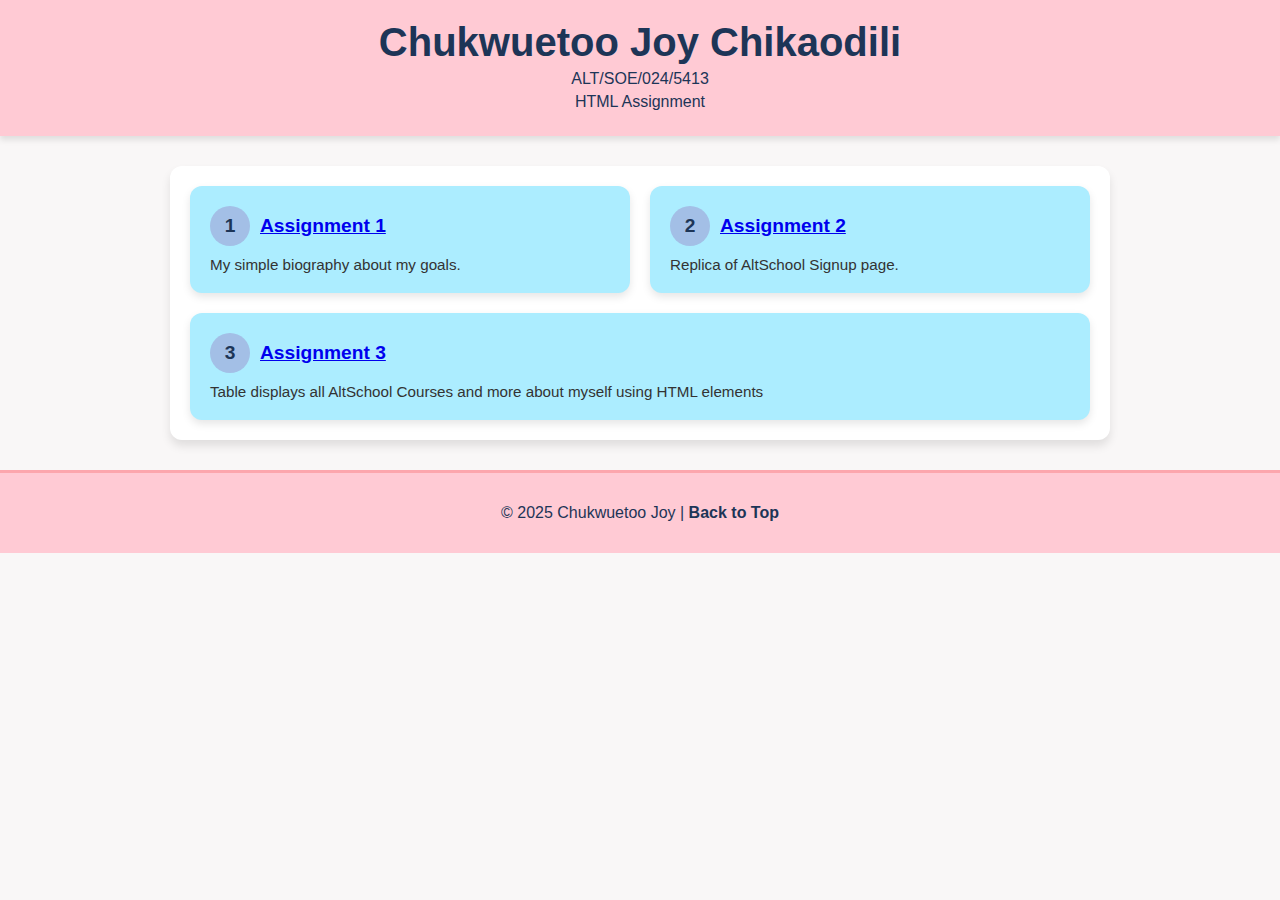
<file: first/index.html>
<!DOCTYPE html>
<html lang="en">
<head>
    <meta charset="UTF-8">
    <meta name="viewport" content="width=device-width, initial-scale=1.0">
    <title>Introduction</title>
</head>
<body>
    <style>
        body {
            font-family: 'Arial', sans-serif;
            margin: 0;
            padding: 0;
            background-color: #f9f7f7;
            color: #333;
        }

        header {
            text-align: center;
            padding: 20px;
            background-color: #ffcad4;
            color: #1d3557;
            box-shadow: 0 4px 6px rgba(0, 0, 0, 0.1);
        }

        header h1 {
            margin: 0;
            font-size: 2.5em;
        }

        header p {
            margin: 5px 0;
            font-size: 1em;
        }

        main {
            max-width: 900px;
            margin: 30px auto;
            padding: 20px;
            background: #ffffff;
            border-radius: 12px;
            box-shadow: 0 6px 10px rgba(0, 0, 0, 0.1);
        }

        .assignment-list {
            display: flex;
            flex-wrap: wrap;
            justify-content: space-between;
            gap: 20px;
        }

        .assignment-item {
            background-color: #acedff;
            padding: 20px;
            border-radius: 12px;
            flex: 1 1 calc(45% - 20px);
            box-shadow: 0 4px 8px rgba(0, 0, 0, 0.1);
            transition: transform 0.3s ease, box-shadow 0.3s ease;
        }

        .assignment-item:hover {
            transform: translateY(-5px);
            box-shadow: 0 8px 16px rgba(0, 0, 0, 0.2);
        }

        .assignment-item h2 {
            display: flex;
            align-items: center;
            gap: 10px;
            font-size: 1.2em;
            color: #1d3557;
            margin: 0;
            margin-bottom: 10px;
        }

        .assignment-item h2 span {
            display: inline-flex;
            justify-content: center;
            align-items: center;
            width: 40px;
            height: 40px;
            background-color: #a3bfe6;
            color: #1d3557;
            font-weight: bold;
            border-radius: 50%;
            font-size: 1em;
        }

        .assignment-item p {
            margin: 0;
            font-size: 0.95em;
            color: #333;
        }

        footer {
            text-align: center;
            padding: 15px;
            background-color: #ffcad4;
            color: #1d3557;
            margin-top: 20px;
            border-top: 3px solid #fca6ad;
        }

        footer a {
            color: #1d3557;
            font-weight: bold;
            text-decoration: none;
        }

        footer a:hover {
            text-decoration: underline;
        }
    </style>
</head>

<body>
    <header>
        <h1>Chukwuetoo Joy Chikaodili</h1>
        <p>ALT/SOE/024/5413</p>
        <p>HTML Assignment</p>
    </header>

    <main>
        <div class="assignment-list">
            <div class="assignment-item">
                <h2><span>1</span> <a href="./biography/bio.html" target="_blank">Assignment 1</a></h2>
                <p>My simple biography about my goals.</p>
            </div>
            <div class="assignment-item">
                <h2><span>2</span> <a href="./Form/form.html" target="_blank">Assignment 2</a></h2>
                <p>Replica of AltSchool Signup page.</p>
            </div>
            <div class="assignment-item">
                <h2><span>3</span> <a href="./table/table.html" target="_blank">Assignment 3</a></h2>
                <p>Table displays all AltSchool Courses and more about myself using HTML elements</p>
            </div>
        </div>
    </main>

    <footer>
        <p>&copy; 2025 Chukwuetoo Joy | <a href="#">Back to Top</a></p>
    </footer>
</body>
</html>
</file>
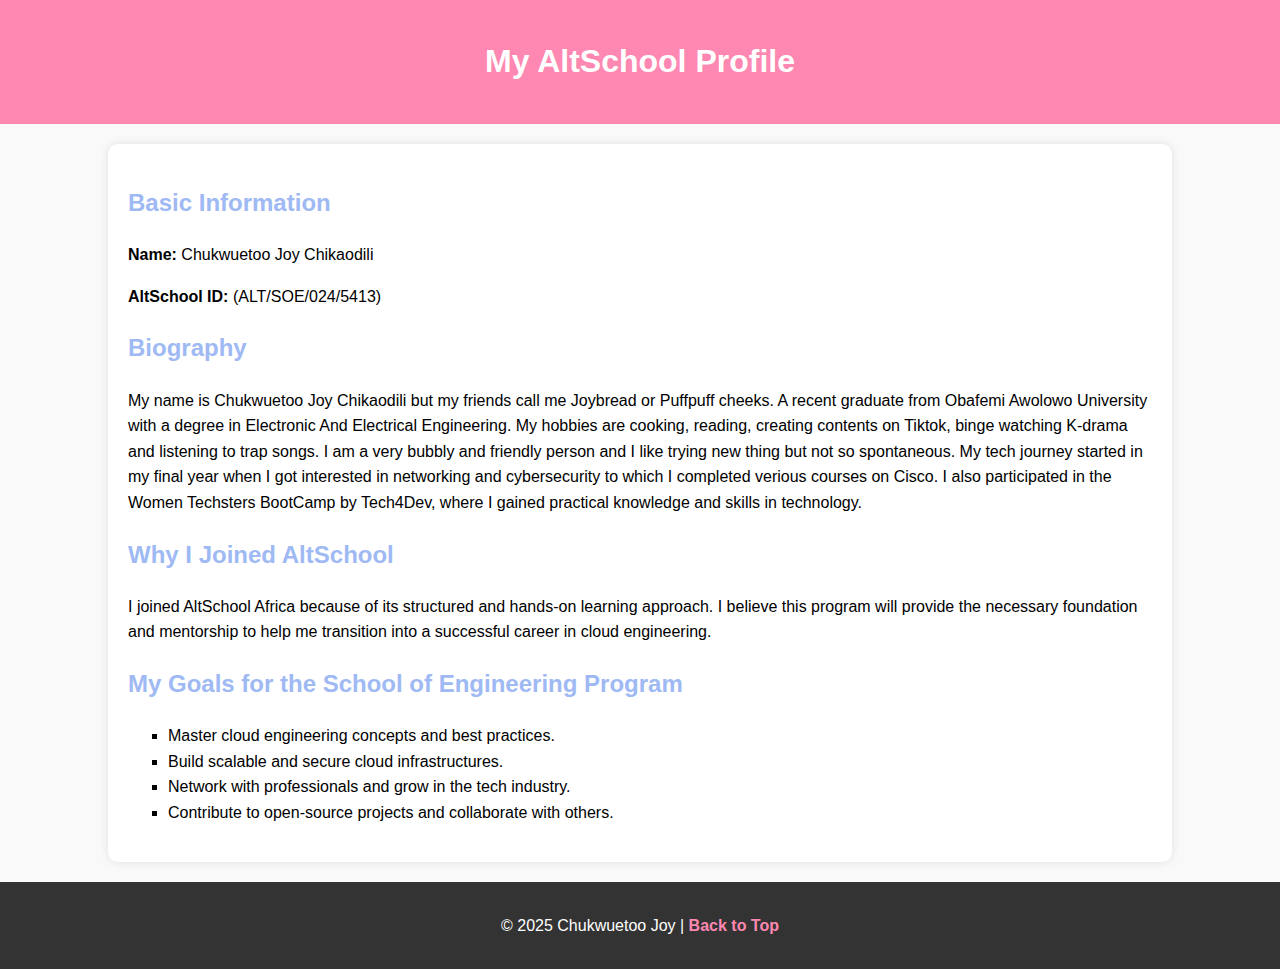
<file: first/biography/bio.html>
<!DOCTYPE html>
<html lang="en">
<head>
    <meta charset="UTF-8">
    <meta name="viewport" content="width=device-width, initial-scale=1.0">
    <title>Biography</title>
    <link rel="stylesheet" href="./bio.css">
</head>
<body>

<header id="top">
    <h1>My AltSchool Profile</h1>
</header>

<main>
    <section id="basic-info">
        <h2>Basic Information</h2>
        <p><strong>Name:</strong> Chukwuetoo Joy Chikaodili</p>
        <p><strong>AltSchool ID:</strong> (ALT/SOE/024/5413)</p>
    </section>

    <section id="biography">
        <h2>Biography</h2>
        <p>My name is Chukwuetoo Joy Chikaodili but my friends call me Joybread or Puffpuff cheeks. A recent graduate from Obafemi Awolowo University with a degree in Electronic And Electrical Engineering. My hobbies are cooking, reading, creating contents on Tiktok, binge watching K-drama and listening to trap songs. I am a very bubbly and friendly person and I like trying new thing but not so spontaneous. My tech journey started in my final year when I got interested in networking and cybersecurity to which I completed verious courses on Cisco.  I also participated in the Women Techsters BootCamp by Tech4Dev, where I gained practical knowledge and skills in technology.</p>
    </section>

    <section id="why-join">
        <h2>Why I Joined AltSchool</h2>
        <p>I joined AltSchool Africa because of its structured and hands-on learning approach. I believe this program will provide the necessary foundation and mentorship to help me transition into a successful career in cloud engineering.</p>
    </section>

    <section id="goals">
        <h2>My Goals for the School of Engineering Program</h2>
        <ul>
            <li>Master cloud engineering concepts and best practices.</li>
            <li>Build scalable and secure cloud infrastructures.</li>
            <li>Network with professionals and grow in the tech industry.</li>
            <li>Contribute to open-source projects and collaborate with others.</li>
        </ul>
    </section>
</main>

<footer>
    <p>&copy; 2025 Chukwuetoo Joy | <a href="#top">Back to Top</a></p>
</footer>
</body>
</html>
</file>
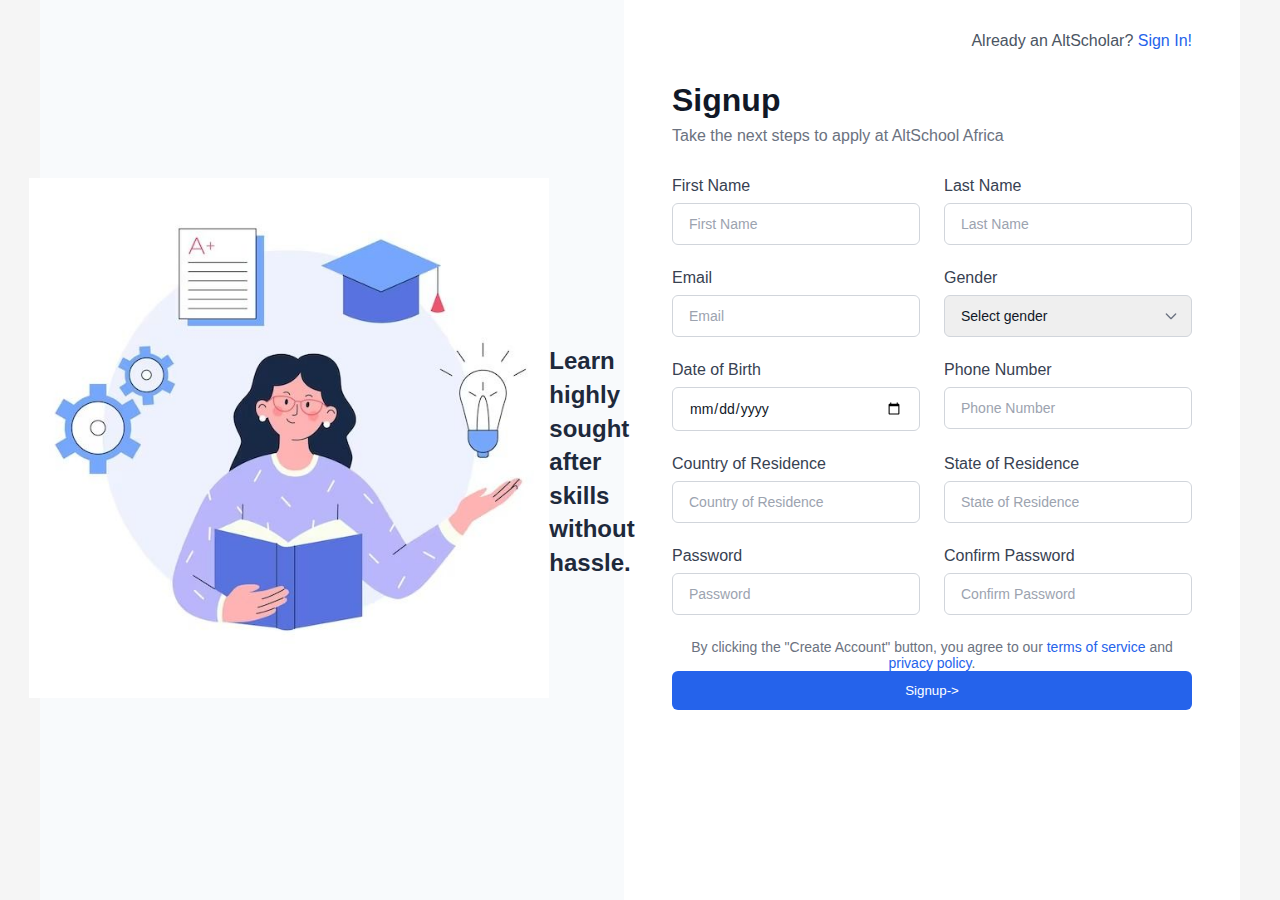
<file: first/Form/form.html>
<!DOCTYPE html>
<html lang="en">
<head>
    <meta charset="UTF-8">
    <meta name="viewport" content="width=device-width, initial-scale=1.0">
    <title>Responsive Registeration Form</title>
    <link rel="stylesheet" href="./form.css">
</head>
<body>
    <div class="container">
        <!-- Left Section -->
        <div class="illustration-section">
            <img src="./image/learning.jpg" alt="Education illustration" class="main-illustration">
            <h2 class="illustration-tagline">Learn highly sought after skills without hassle.</h2>
        </div>

        <!-- Right Section -->
        <div class="form-section">
            <!-- Sign In Link -->
            <div class="signin-link">
                Already an AltScholar? <a href="/auth/signin">Sign In!</a>
            </div>

            <!-- Form Header -->
            <div class="form-header">
                <h1>Signup</h1>
                <p>Take the next steps to apply at AltSchool Africa</p>
            </div>

            <!-- Signup Form -->
            <form class="signup-form">
                <!-- Name Fields -->
                <div class="form-row">
                    <div class="form-group">
                        <label for="firstName">First Name</label>
                        <input type="text" id="firstName" name="firstName" placeholder="First Name" required>
                    </div>
                    <div class="form-group">
                        <label for="lastName">Last Name</label>
                        <input type="text" id="lastName" name="lastName" placeholder="Last Name" required>
                    </div>
                </div>

                <!-- Email and Gender -->
                <div class="form-row">
                    <div class="form-group">
                        <label for="email">Email</label>
                        <input type="email" id="email" name="email" placeholder="Email" required>
                    </div>
                    <div class="form-group">
                        <label for="gender">Gender</label>
                        <select id="gender" name="gender" required>
                            <option value="">Select gender</option>
                            <option value="male">Male</option>
                            <option value="female">Female</option>
                            <option value="other">Other</option>
                        </select>
                    </div>
                </div>

                <!-- Date of Birth and Phone -->
                <div class="form-row">
                    <div class="form-group">
                        <label for="dateOfBirth">Date of Birth</label>
                        <input type="date" id="dateOfBirth" name="dateOfBirth" placeholder="mm/dd/yyyy" required>
                    </div>
                    <div class="form-group">
                        <label for="phoneNumber">Phone Number</label>
                        <input type="tel" id="phoneNumber" name="phoneNumber" placeholder="Phone Number" required>
                    </div>
                </div>

                <!-- Location Fields -->
                <div class="form-row">
                    <div class="form-group">
                        <label for="country">Country of Residence</label>
                        <input type="text" id="country" name="country" placeholder="Country of Residence" required>
                    </div>
                    <div class="form-group">
                        <label for="state">State of Residence</label>
                        <input type="text" id="state" name="state" placeholder="State of Residence" required>
                    </div>
                </div>

                <!-- Password Fields -->
                <div class="form-row">
                    <div class="form-group">
                        <label for="password">Password</label>
                        <input type="password" id="password" name="password" placeholder="Password" required>
                    </div>
                    <div class="form-group">
                        <label for="confirmPassword">Confirm Password</label>
                        <input type="password" id="confirmPassword" name="confirmPassword" placeholder="Confirm Password" required>
                    </div>
                </div>

                 <!-- Footer Note -->
                 <div class="form-footer">
                    <p>By clicking the "Create Account" button, you agree to our <a href="#">terms of service</a> and <a href="#">privacy policy</a>.</p>
                </div>

                <!-- Submit Button -->
                <div class="form-row">
                    <button type="submit" class="submit-button">Signup-></button>
                </div>
                
            </form>
        </div>
    </div>
</html>
</file>
<file: first/biography/bio.css>
body {
            font-family: Arial, sans-serif;
            line-height: 1.6;
            margin: 0;
            padding: 0;
            background-color: #f9f9f9;
        }

        header {
            background: #fe88b1;
            color: white;
            text-align: center;
            padding: 15px;
        }

        main {
            width: 80%;
            margin: 20px auto;
            background: white;
            padding: 20px;
            border-radius: 10px;
            box-shadow: 0 0 10px rgba(0, 0, 0, 0.1);
        }

        h2 {
            color: #9eb9f3;
        }

        ul {
            list-style-type: square;
        }

        footer {
            text-align: center;
            padding: 15px;
            background: #333;
            color: white;
            margin-top: 20px;
        }

        footer a {
            color: #fe88b1;
            text-decoration: none;
            font-weight: bold;
        }
</file>
<file: first/Form/form.css>
/* Reset and Base Styles */
* {
    margin: 0;
    padding: 0;
    box-sizing: border-box;
    font-family: -apple-system, BlinkMacSystemFont, 'Segoe UI', Roboto, Oxygen, Ubuntu, Cantarell, sans-serif;
}

body {
    background-color: #f5f5f5;
    min-height: 100vh;
    display: flex;
    align-items: center;
    justify-content: center;
}

/* Container Layout */
.container {
    display: flex;
    width: 100%;
    max-width: 1200px;
    min-height: 100vh;
    background-color: white;
}

/* Illustration Section */
.illustration-section {
    flex: 1;
    background-color: #f8fafc;
    display: flex;
    align-items: center;
    justify-content: center;
    padding: 2rem;
}

.illustration-content {
    text-align: center;
    max-width: 80%;
}

.main-illustration {
    max-width: 100%;
    height: auto;
    margin-bottom: 1.5rem;
}

.illustration-tagline {
    font-size: 1.5rem;
    font-weight: 600;
    color: #1e293b;
    line-height: 1.4;
    margin-top: 1.5rem;
}

/* Form Section */
.form-section {
    flex: 1;
    padding: 2rem 3rem;
    overflow-y: auto;
}

/* Sign In Link */
.signin-link {
    text-align: right;
    margin-bottom: 2rem;
    color: #4b5563;
}

.signin-link a {
    color: #2563eb;
    text-decoration: none;
    font-weight: 500;
}

.signin-link a:hover {
    text-decoration: underline;
}

/* Form Header */
.form-header {
    margin-bottom: 2rem;
}

.form-header h1 {
    font-size: 2rem;
    font-weight: 600;
    color: #111827;
    margin-bottom: 0.5rem;
}

.form-header p {
    color: #6b7280;
    font-size: 1rem;
}

/* Form Styles */
.signup-form {
    width: 100%;
}

.form-row {
    display: flex;
    gap: 1.5rem;
    margin-bottom: 1.5rem;
}

.form-group {
    flex: 1;
}

.form-group label {
    display: block;
    margin-bottom: 0.5rem;
    font-weight: 500;
    color: #374151;
}

.form-group input,
.form-group select {
    width: 100%;
    padding: 0.75rem 1rem;
    border: 1px solid #d1d5db;
    border-radius: 0.375rem;
    font-size: 0.875rem;
    color: #111827;
    transition: border-color 0.2s ease;
}

.form-group input:focus,
.form-group select:focus {
    outline: none;
    border-color: #2563eb;
    box-shadow: 0 0 0 3px rgba(37, 99, 235, 0.1);
}

.form-group input::placeholder {
    color: #9ca3af;
}

/* Custom Select Styling */
select {
    appearance: none;
    background-image: url("data:image/svg+xml,%3Csvg xmlns='http://www.w3.org/2000/svg' fill='none' viewBox='0 0 24 24' stroke='%236B7280'%3E%3Cpath stroke-linecap='round' stroke-linejoin='round' stroke-width='2' d='M19 9l-7 7-7-7'%3E%3C/path%3E%3C/svg%3E");
    background-repeat: no-repeat;
    background-position: right 0.75rem center;
    background-size: 1rem;
    padding-right: 2.5rem;
}

/* Submit Button */
.submit-button {
    width: 100%;
    padding: 0.75rem 1.5rem;
    background-color: #2563eb;
    color: white;
    border: none;
    border-radius: 0.375rem;
    font-weight: 500;
    cursor: pointer;
    transition: background-color 0.2s ease;
}

.submit-button:hover {
    background-color: #1d4ed8;
}

/* Form Footer */
.form-footer {
    text-align: center;
    margin-top: 1.5rem;
    color: #6b7280;
    font-size: 0.875rem;
}

.form-footer a {
    color: #2563eb;
    text-decoration: none;
}

.form-footer a:hover {
    text-decoration: underline;
}

/* Responsive Design */
@media (max-width: 768px) {
    .container {
        flex-direction: column;
    }

    .illustration-section {
        padding: 2rem 1rem;
    }

    .illustration-tagline {
        font-size: 1.25rem;
    }

    .form-section {
        padding: 1.5rem;
    }

    .form-row {
        flex-direction: column;
        gap: 1rem;
    }
}

@media (max-width: 640px) {
    .form-header h1 {
        font-size: 1.5rem;
    }

    .form-section {
        padding: 1rem;
    }

    .illustration-section {
        display: none;
    }
}
</file>
